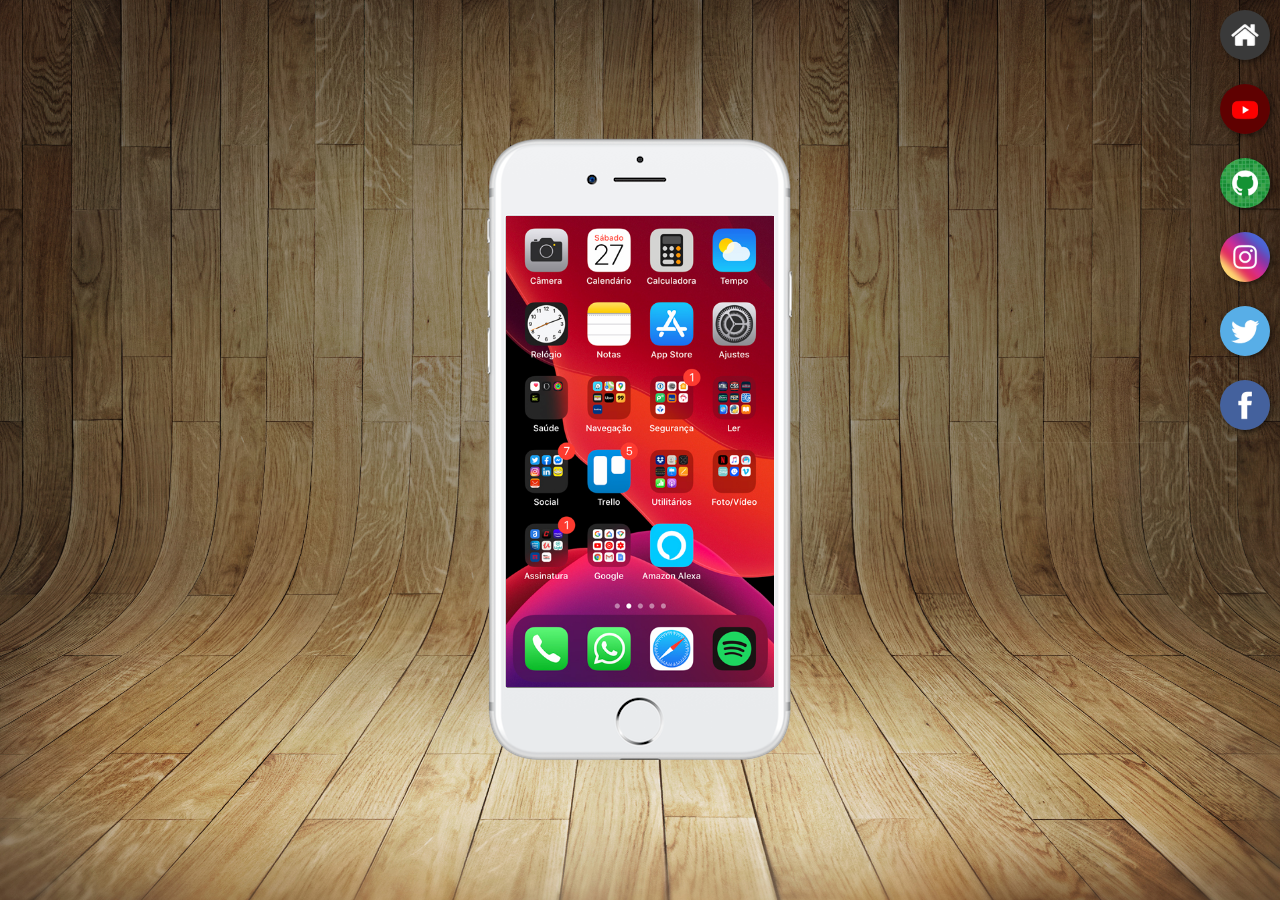
<file: index.html>
<!DOCTYPE html>
<html lang="pt-br">
<head>
    <meta charset="UTF-8">
    <meta name="viewport" content="width=device-width, initial-scale=1.0">
    <link rel="shortcut icon" href="favicon.ico" type="image/x-icon">
    <link rel="stylesheet" href="estilos/style.css">
    <title>Projeto Redes sociais</title>
</head>
<body>
    <main>
        <section id="telefone">
            <iframe src="home.html" name="tela" id="tela" frameborder="0"> 
                Seu navegador não é compativel com isso.
            </iframe>

        </section>
        <section id="redes-sociais">
            <a href="home.html" target="tela"><img src="imagens/logo-home.jpg" alt="Home"></a><br>
            <a href="youtube.html" target="tela"><img src="imagens/logo-youtube.jpg" alt="Youtube"></a><br>
            <a href="github.html" target="tela"><img src="imagens/logo-github.jpg" alt="logo-github"></a><br>
            <a href="instagram.html" target="tela"><img src="imagens/logo-instagram.jpg" alt="logo-instagram"></a><br>
            <a href="twitter.html" target="tela"><img src="imagens/logo-twitter.jpg" alt="logo-twitter"></a><br>
            <a href="facebook.html" target="tela"><img src="imagens/logo-facebook.jpg" alt="logo-facebook"></a>          
        </section>
    </main>
</body>
</html>
</file>
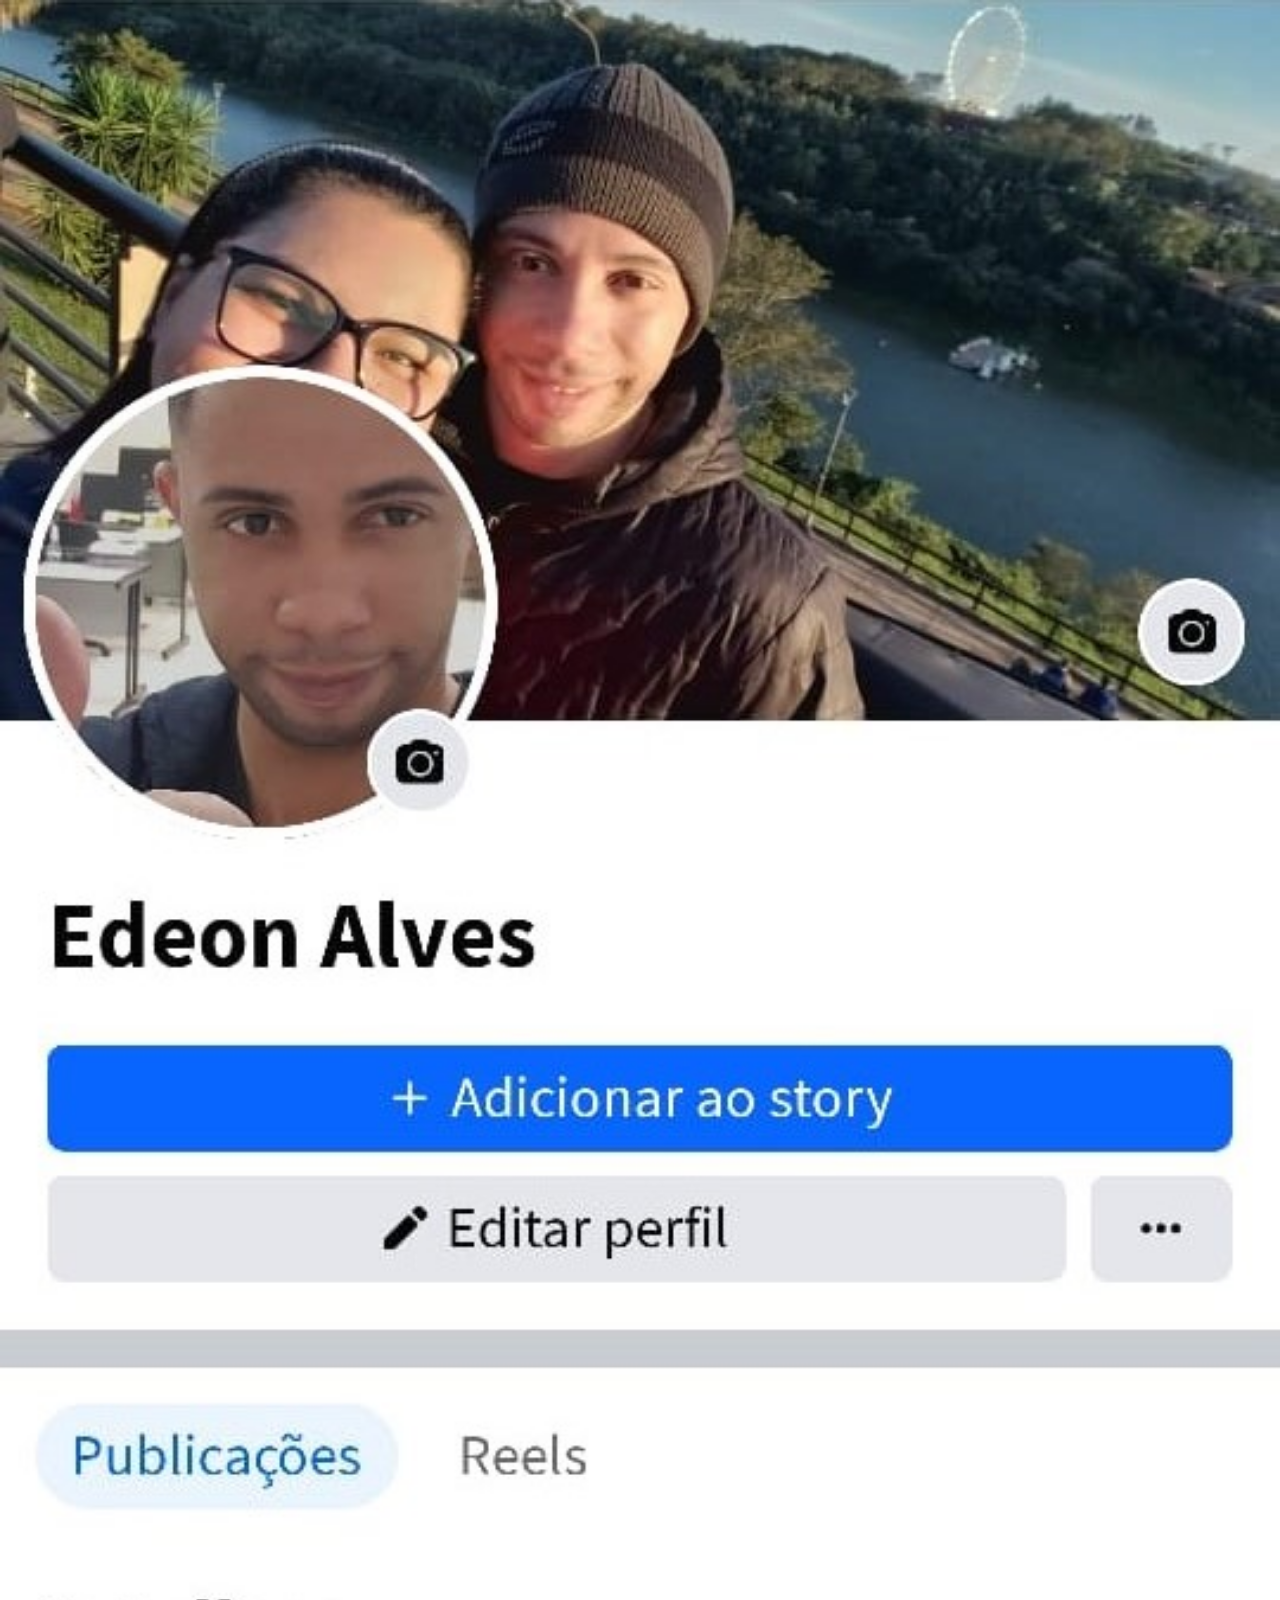
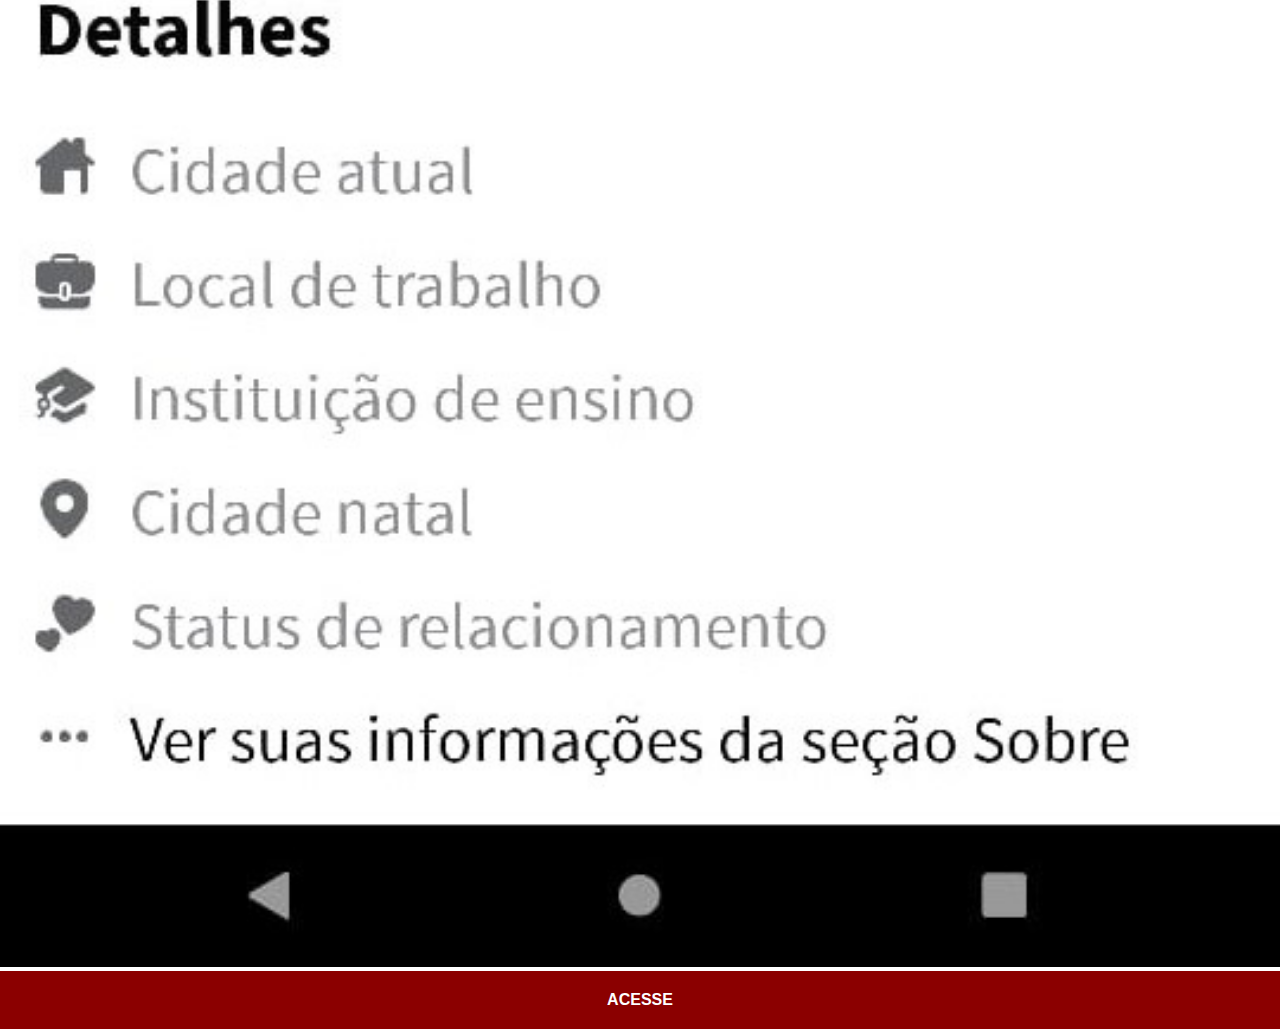
<file: facebook.html>
<!DOCTYPE html>
<html lang="en">
<head>
    <meta charset="UTF-8">
    <meta name="viewport" content="width=device-width, initial-scale=1.0">
    <title>Document</title>
    <link rel="stylesheet" href="estilos/social.css">
</head>
<body>
    <img src="imagens_oficiais/facebook.jpeg" alt="facebook">
    <a href="https://www.facebook.com/profile.php?id=100090803866988&mibextid=ZbWKwL" target="_blank">ACESSE</a>
</body>
</html>
</file>
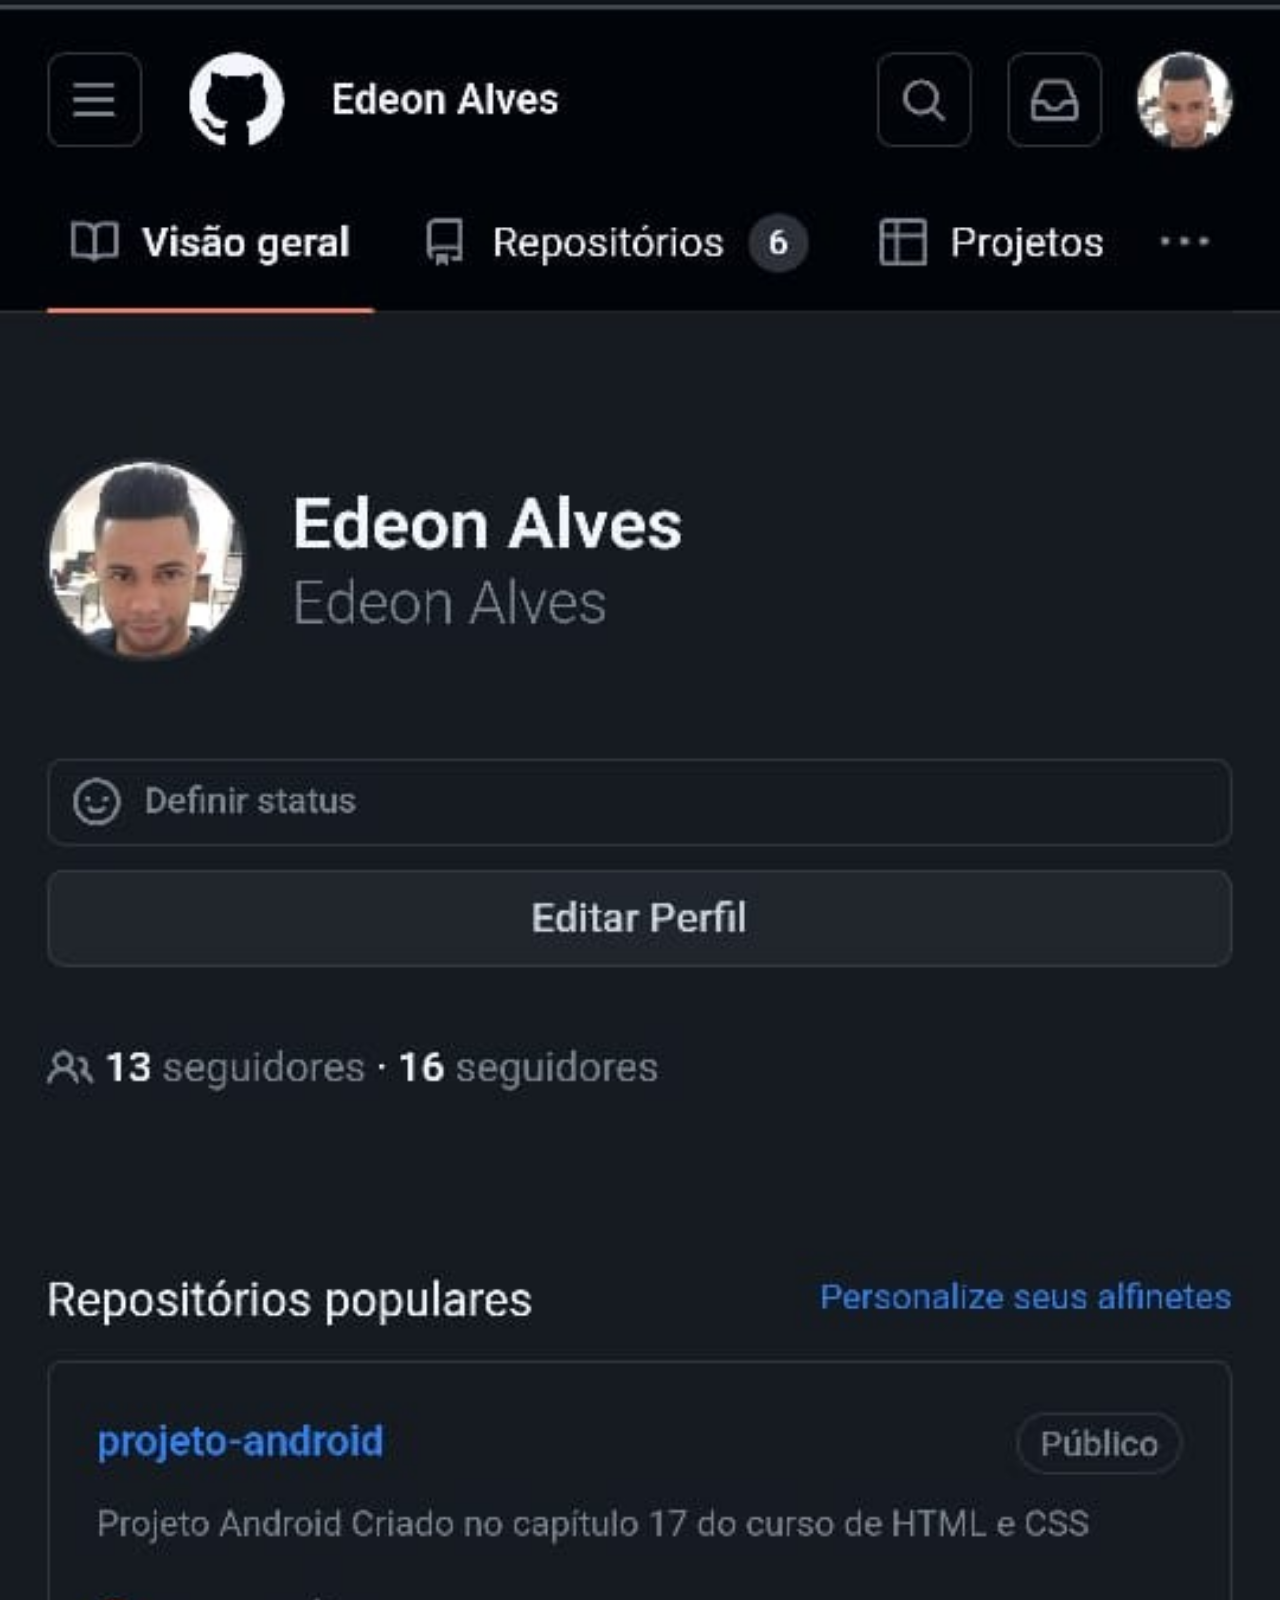
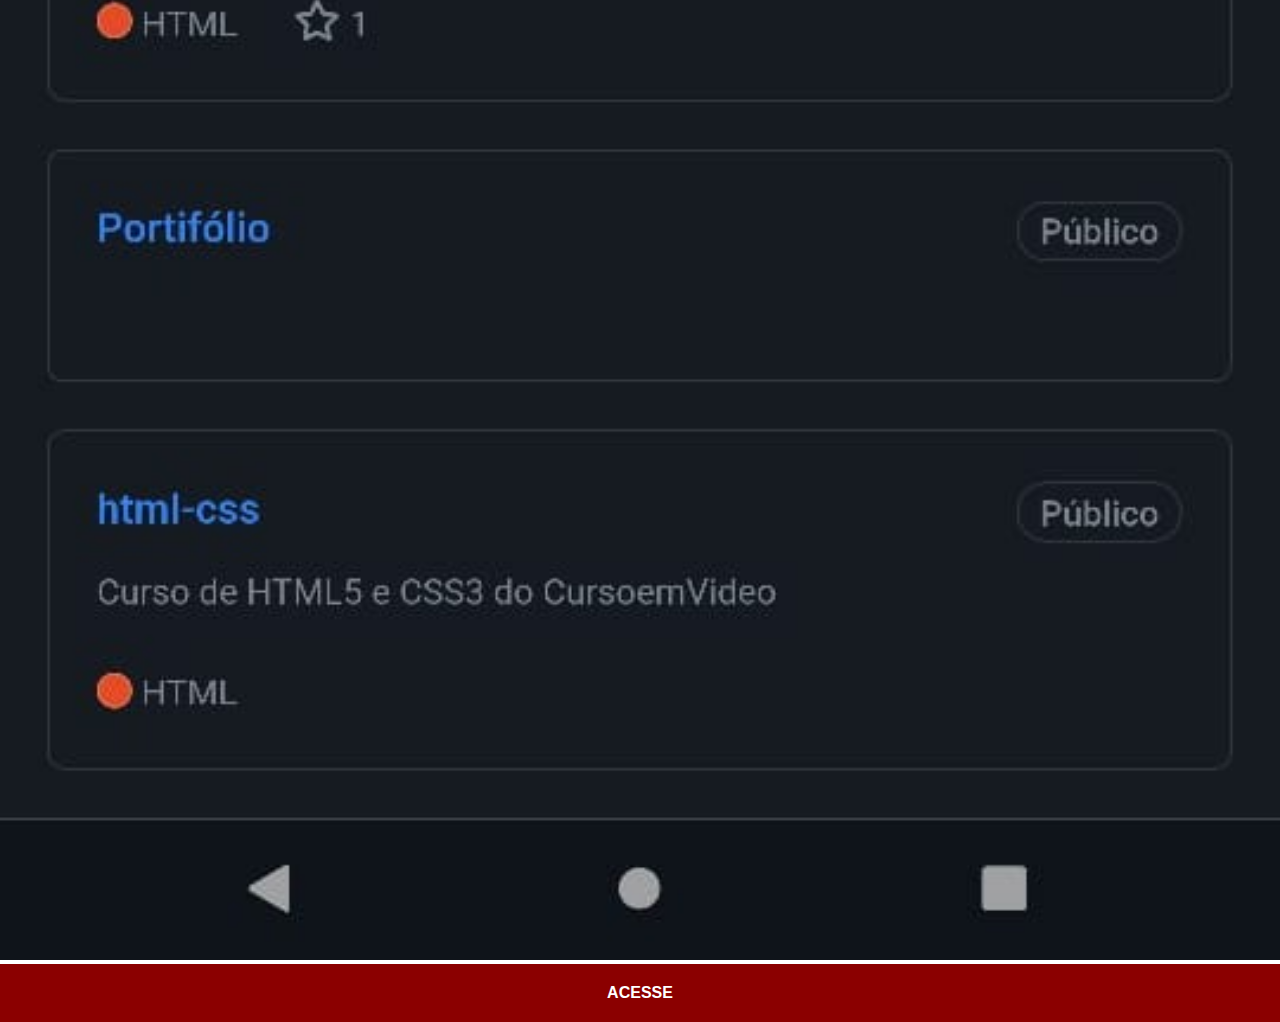
<file: github.html>
<!DOCTYPE html>
<html lang="en">
<head>
    <meta charset="UTF-8">
    <meta name="viewport" content="width=device-width, initial-scale=1.0">
    <title>GitHub</title>
    <link rel="stylesheet" href="estilos/social.css">
</head>
<body>
    <img src="imagens_oficiais/github1.jpeg" alt="Github">
    <a href="https://github.com/EdeonAlves" target="_blank">ACESSE</a>
</body>
</html>
</file>
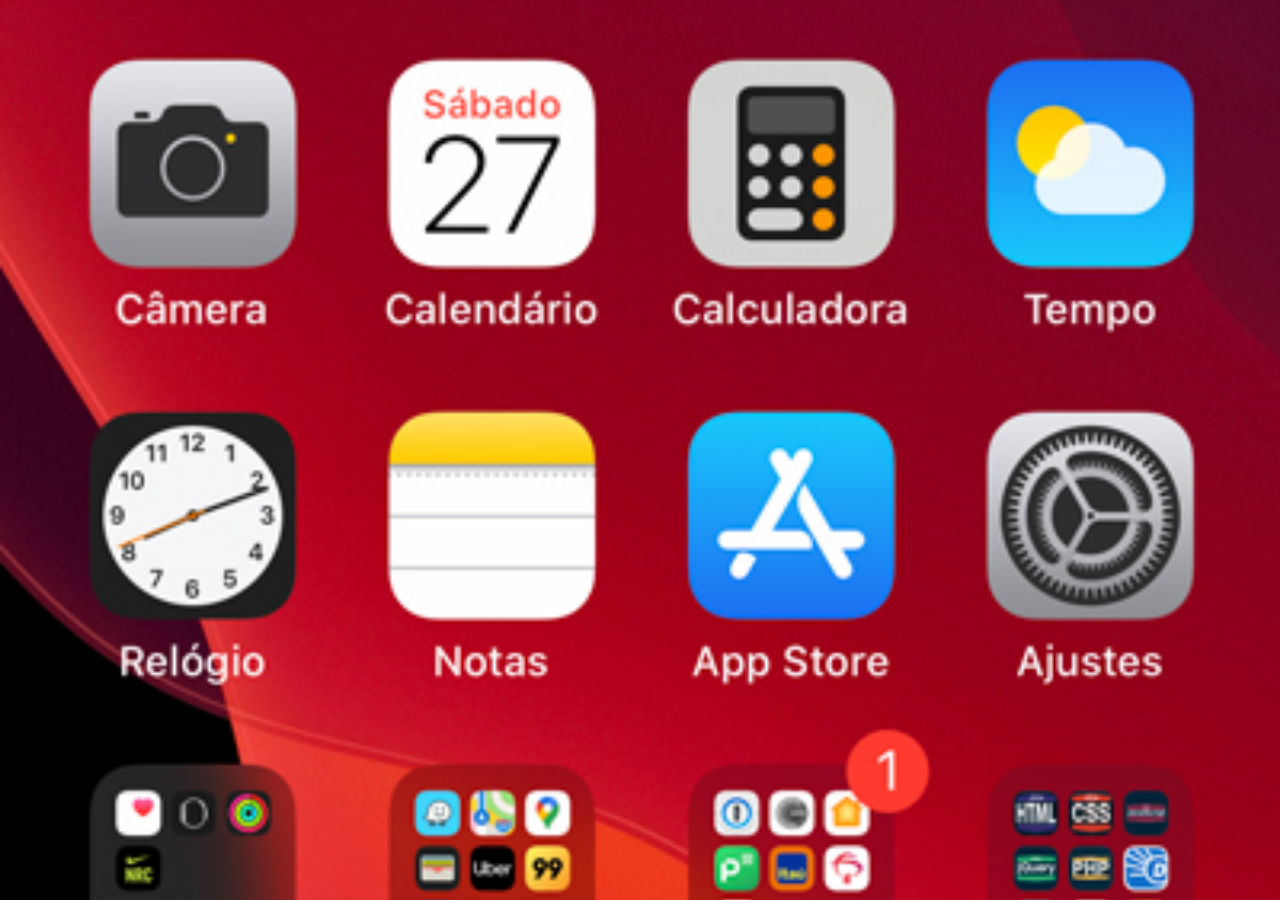
<file: home.html>
<!DOCTYPE html>
<html lang="pt-br">
<head>
    <meta charset="UTF-8">
    <meta name="viewport" content="width=device-width, initial-scale=1.0">
    <title>Home</title>
    <style>
        * {
            margin: 0px;
            padding:0px;
        }

        body {
            width: 100vw;
            height: 100vh;
            background: black url('imagens/tela-home.jpg') no-repeat top center;
            background-size: cover;
        }
    </style>
</head>
<body>
    
</body>
</html>
</file>
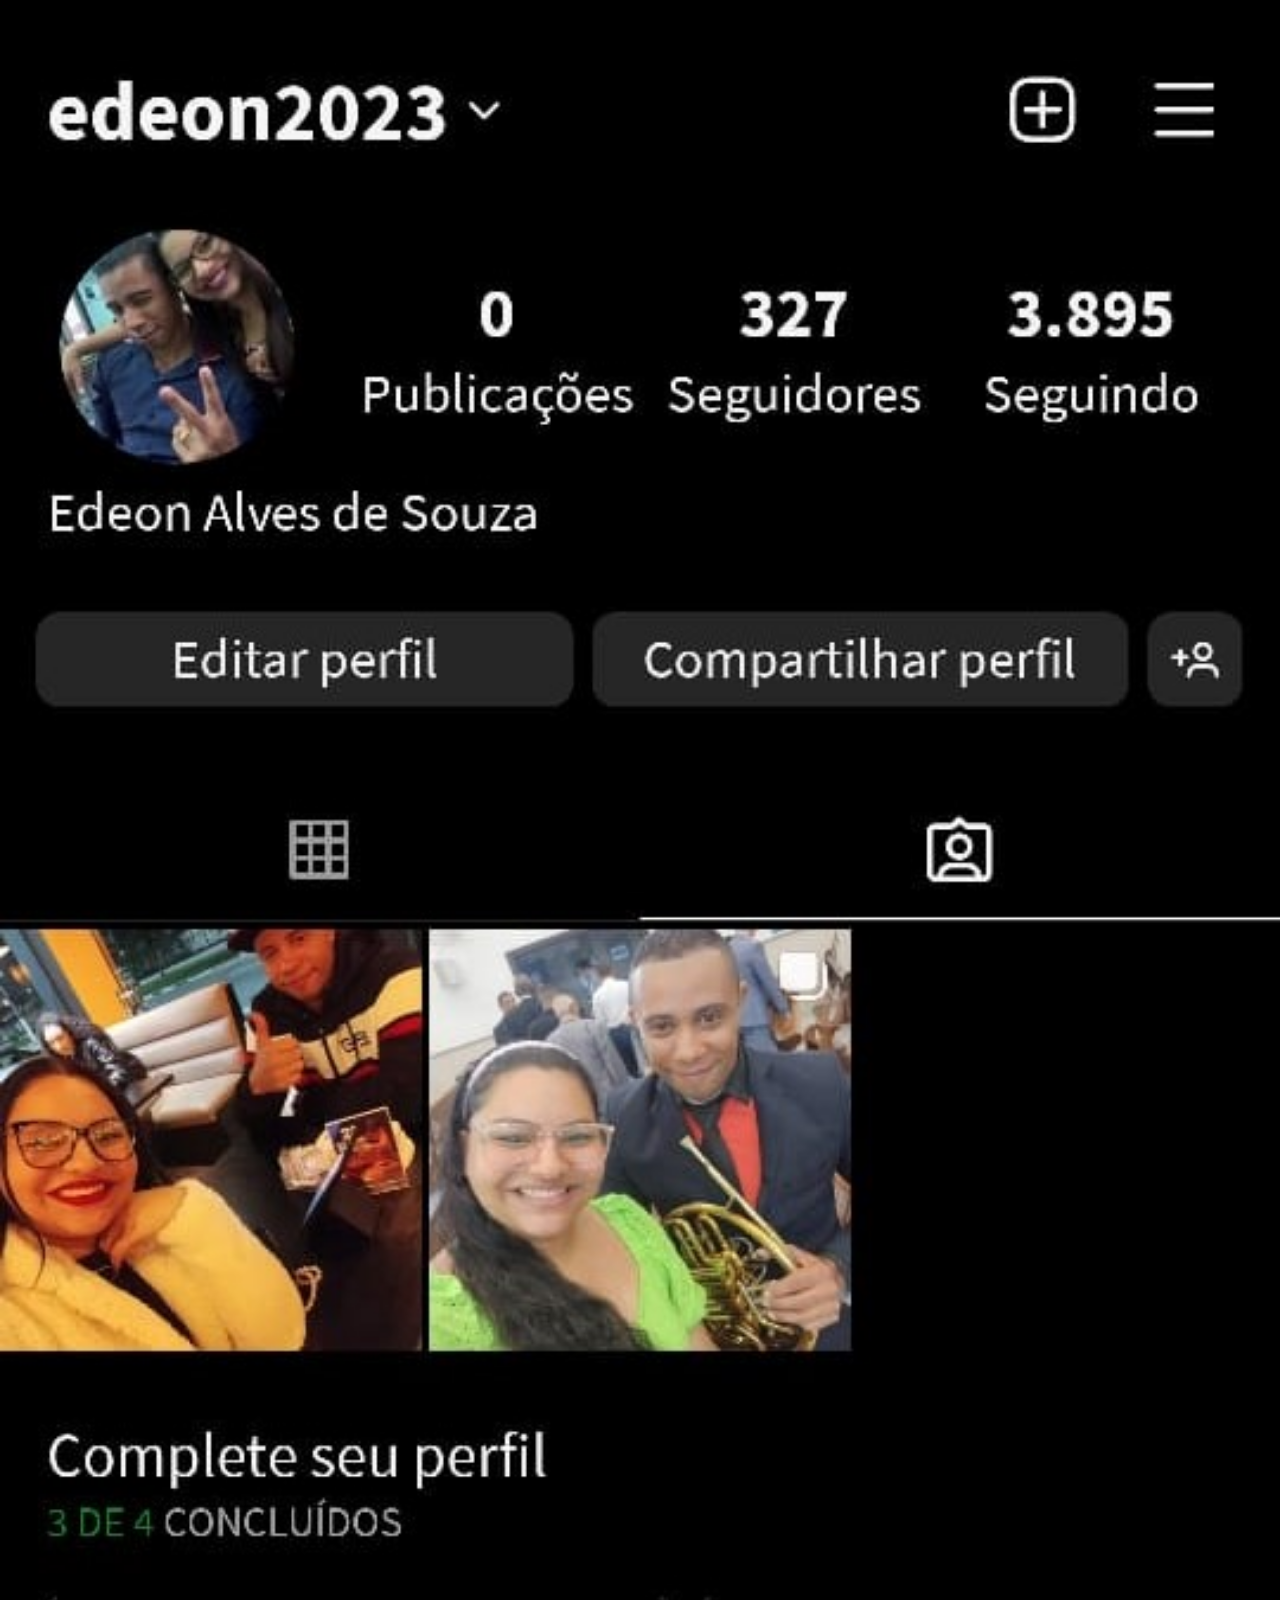
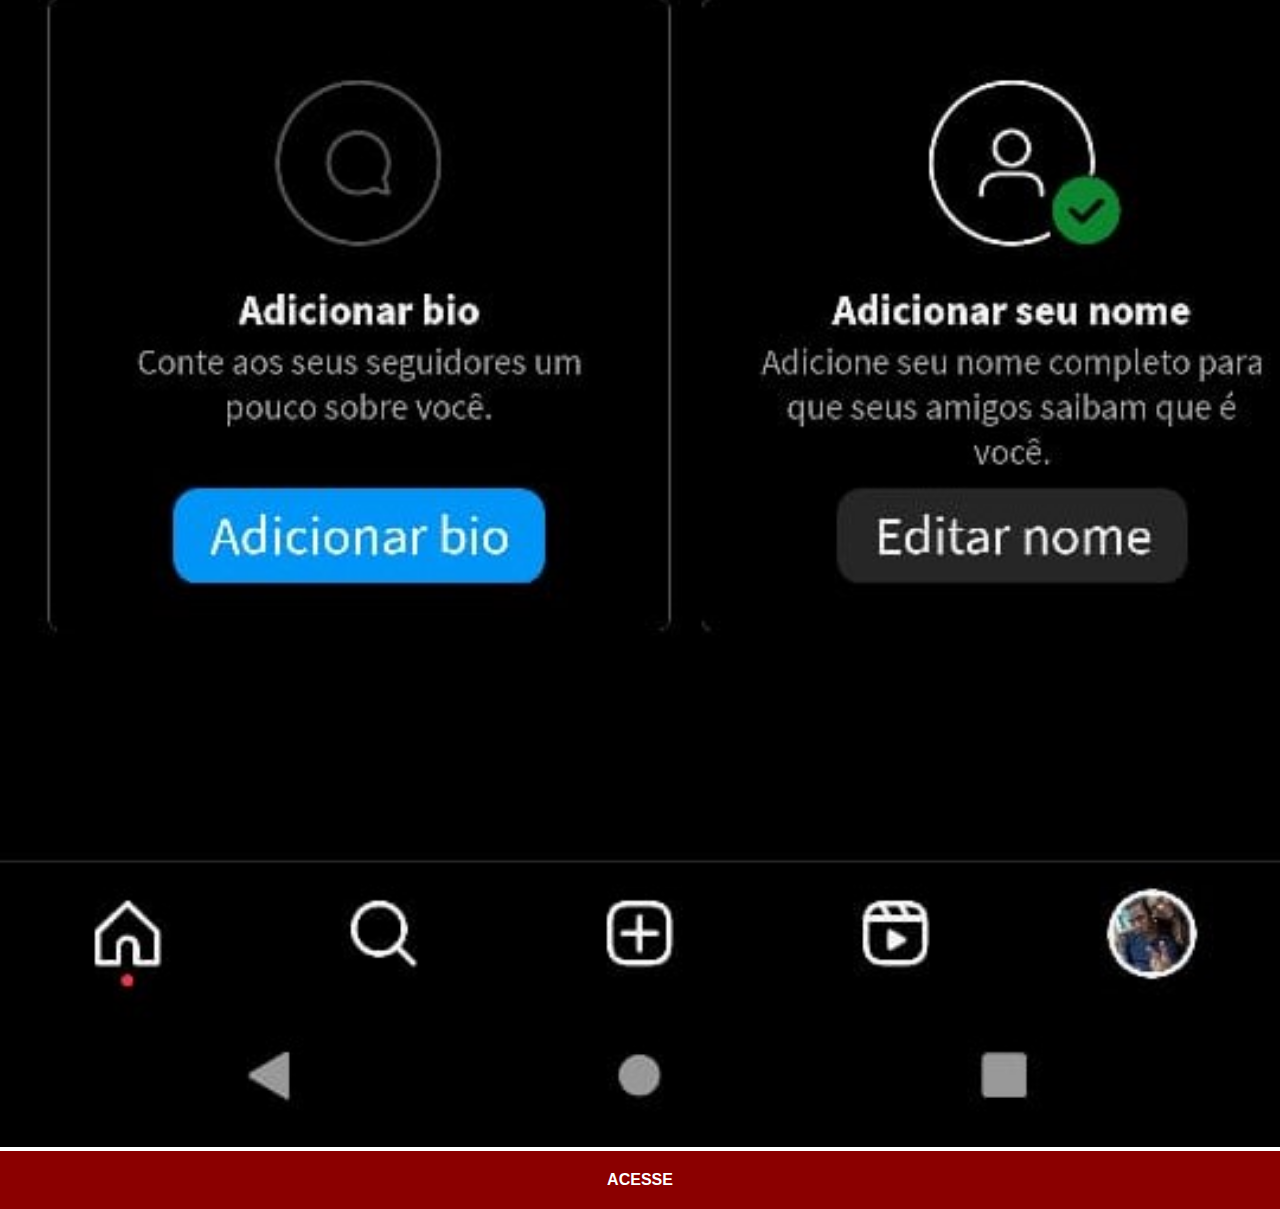
<file: instagram.html>
<!DOCTYPE html>
<html lang="pt-br">
<head>
    <meta charset="UTF-8">
    <meta name="viewport" content="width=device-width, initial-scale=1.0">
    <title>Instagram</title>
    <link rel="stylesheet" href="estilos/social.css">
</head>
<body>
    <img src="imagens_oficiais/Instagram.jpeg" alt="Instagram">
    <a href="https://www.instagram.com/edeon2023/" target="_blank">ACESSE</a>
</body>
</html>
</file>
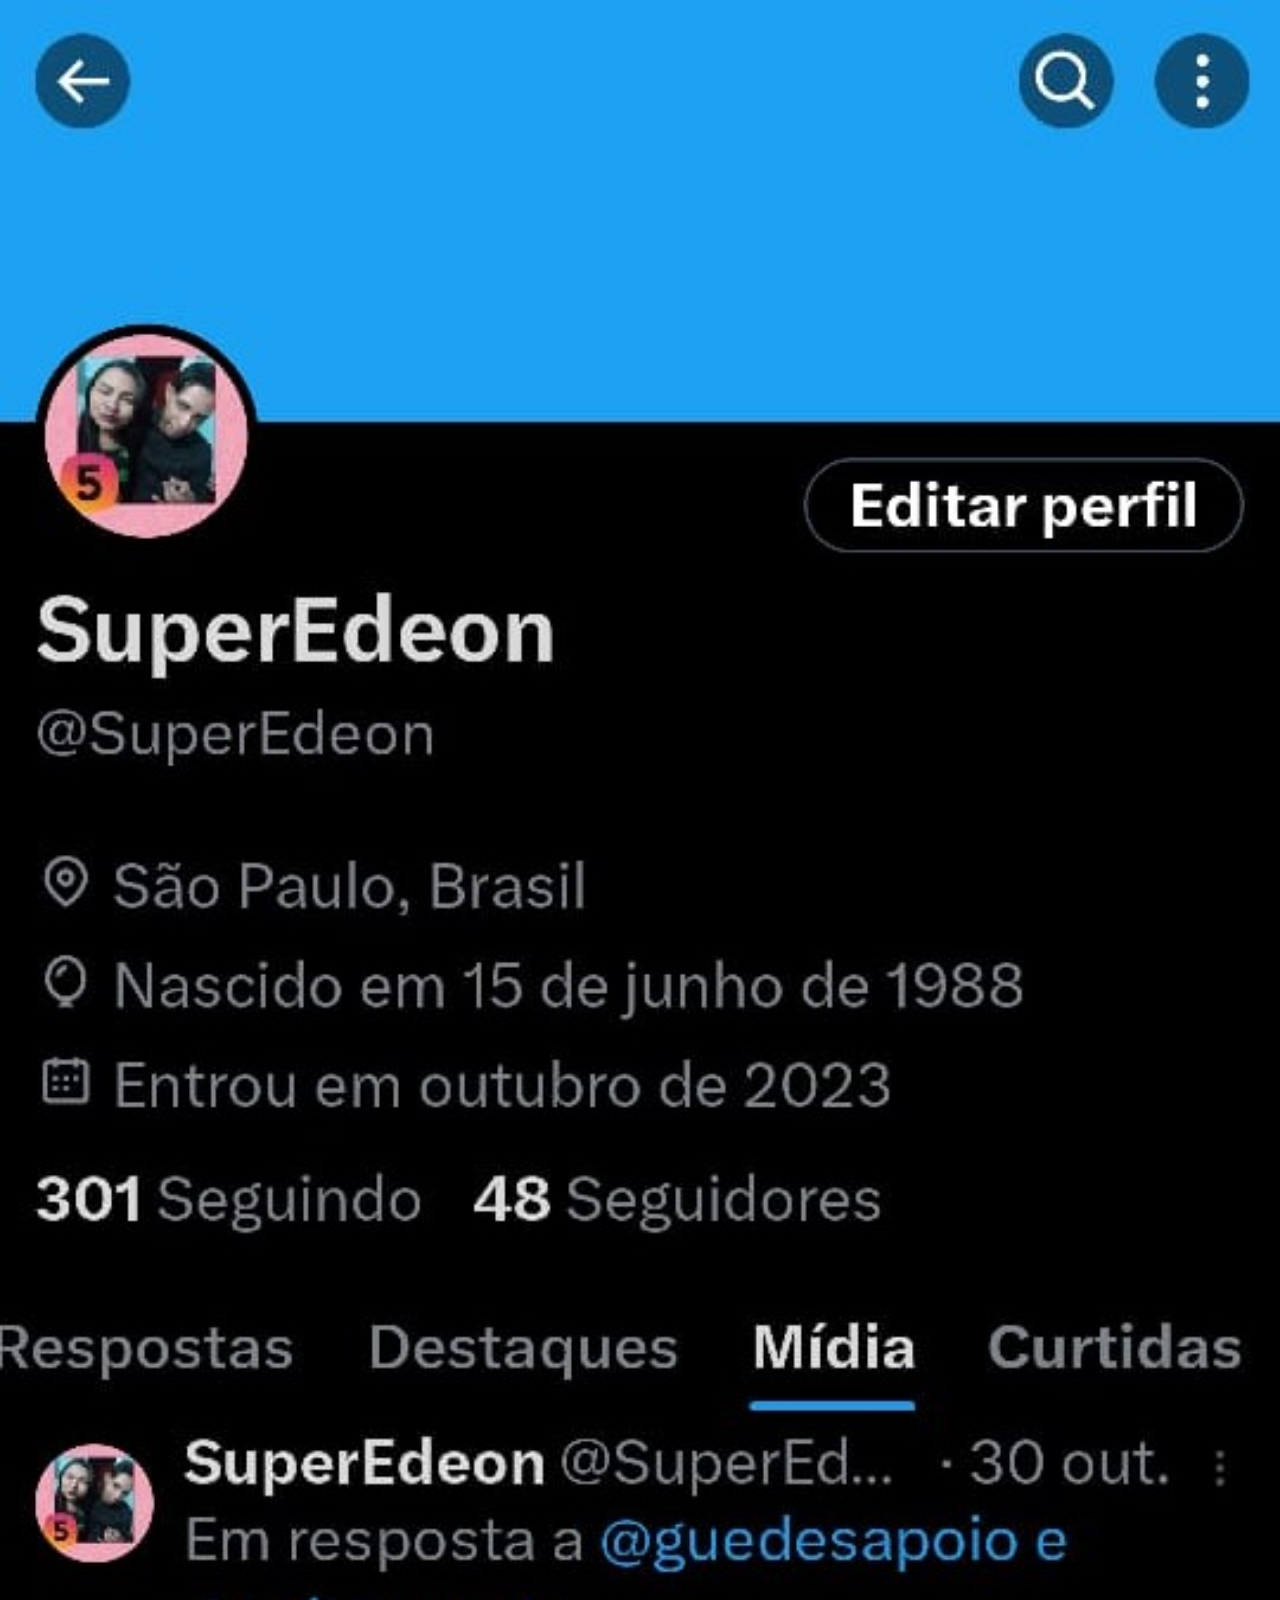
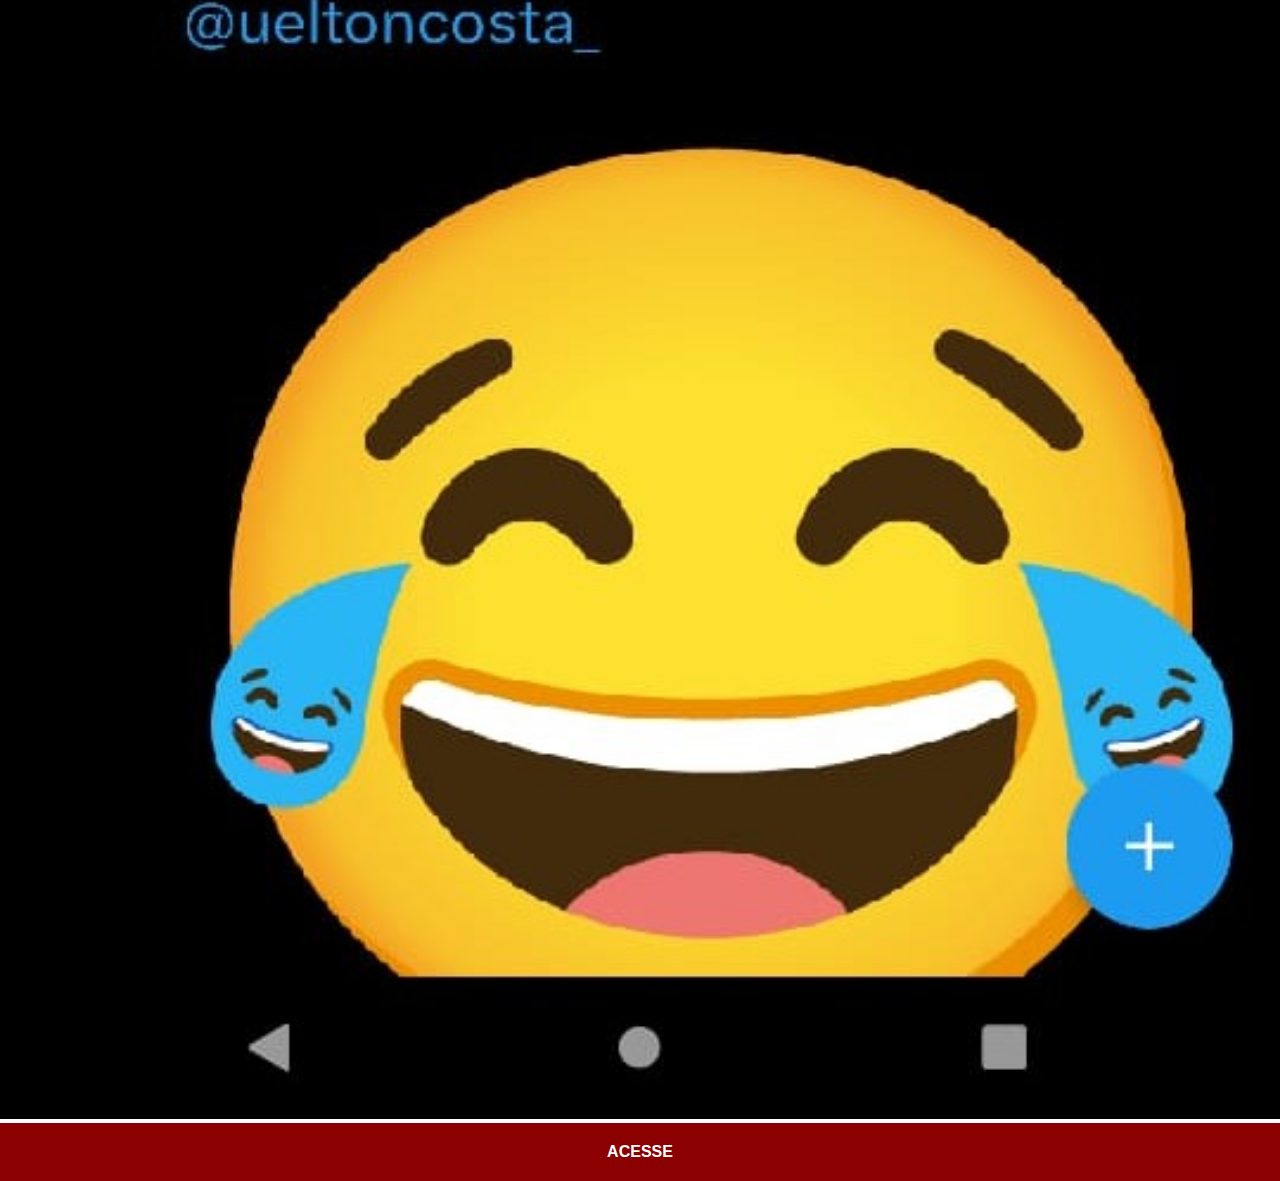
<file: twitter.html>
<!DOCTYPE html>
<html lang="pt-br">
<head>
    <meta charset="UTF-8">
    <meta name="viewport" content="width=device-width, initial-scale=1.0">
    <title>Twitter</title>
    <link rel="stylesheet" href="estilos/social.css">
</head>
<body>
    <img src="imagens_oficiais/Twitter.jpeg" alt="Twitter">
    <a href="https://twitter.com/SuperEdeon" target="_blank">ACESSE</a>
</body>
</html>
</file>
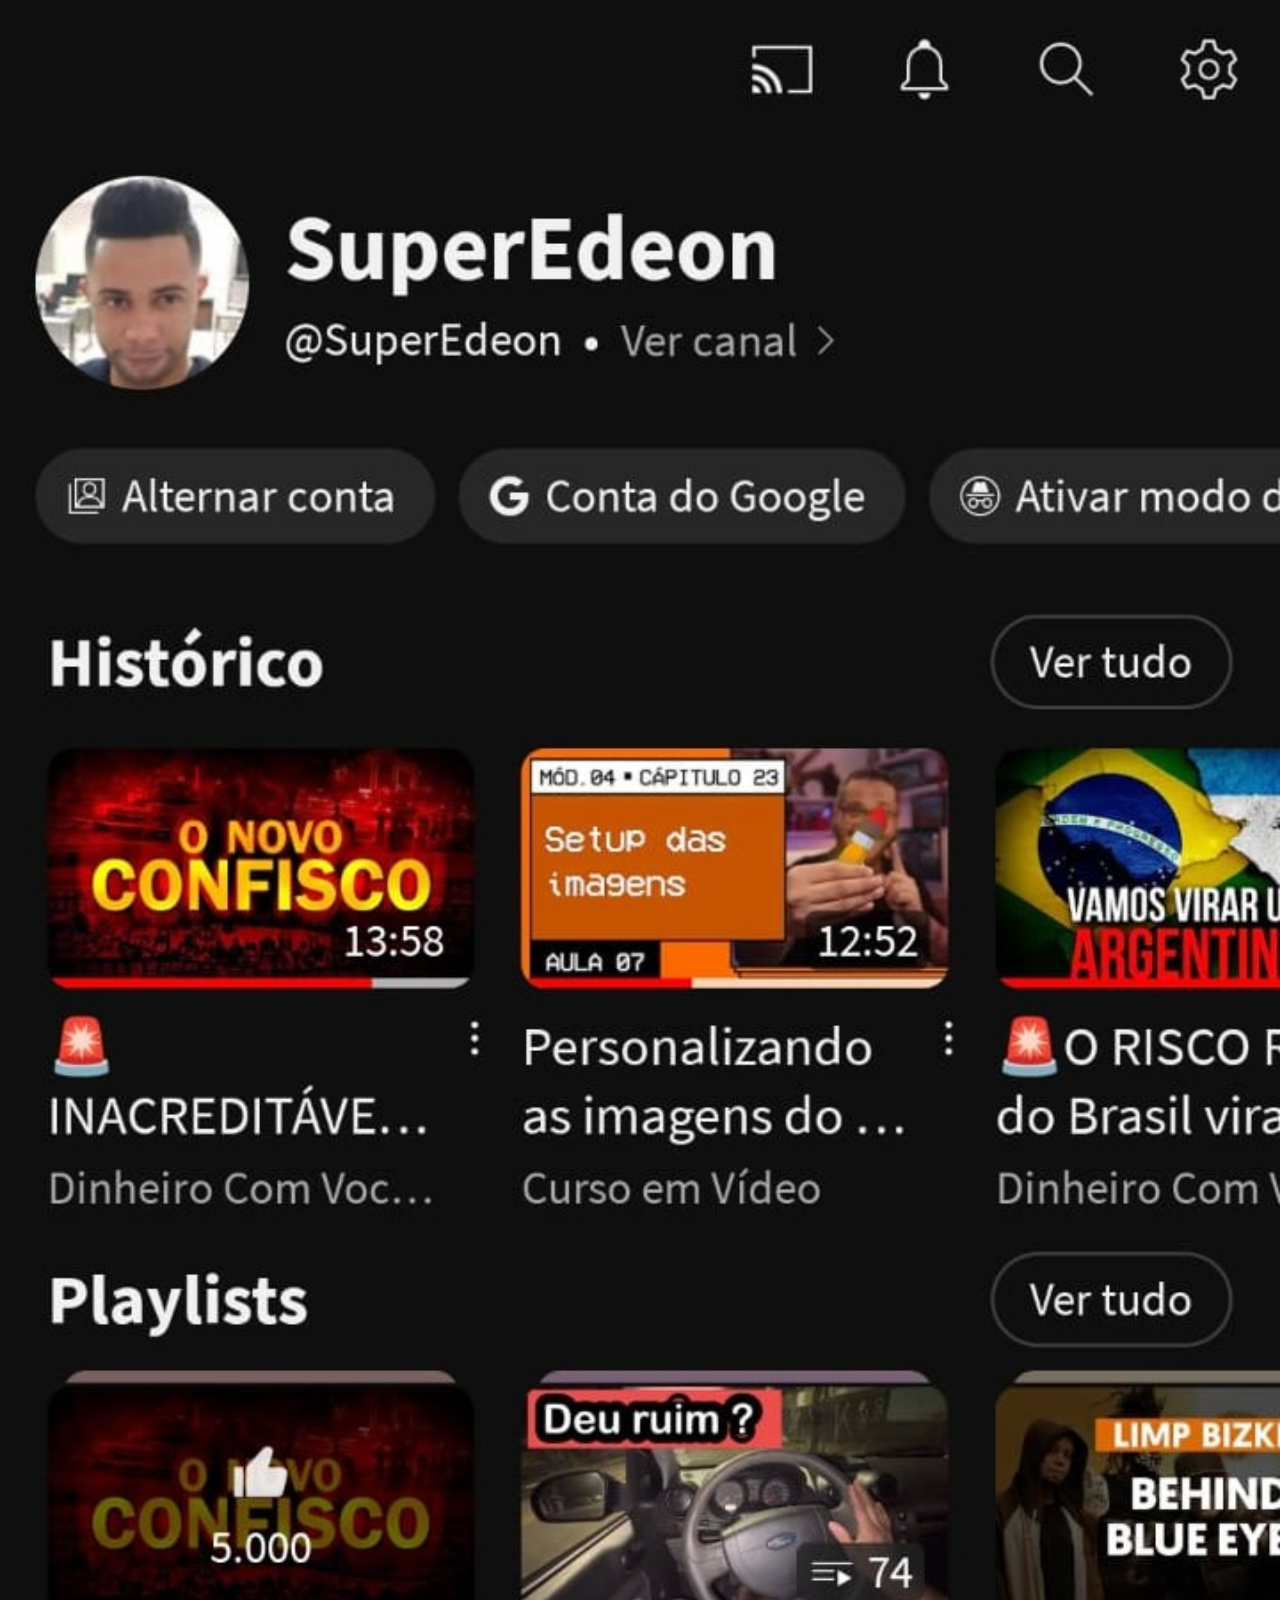
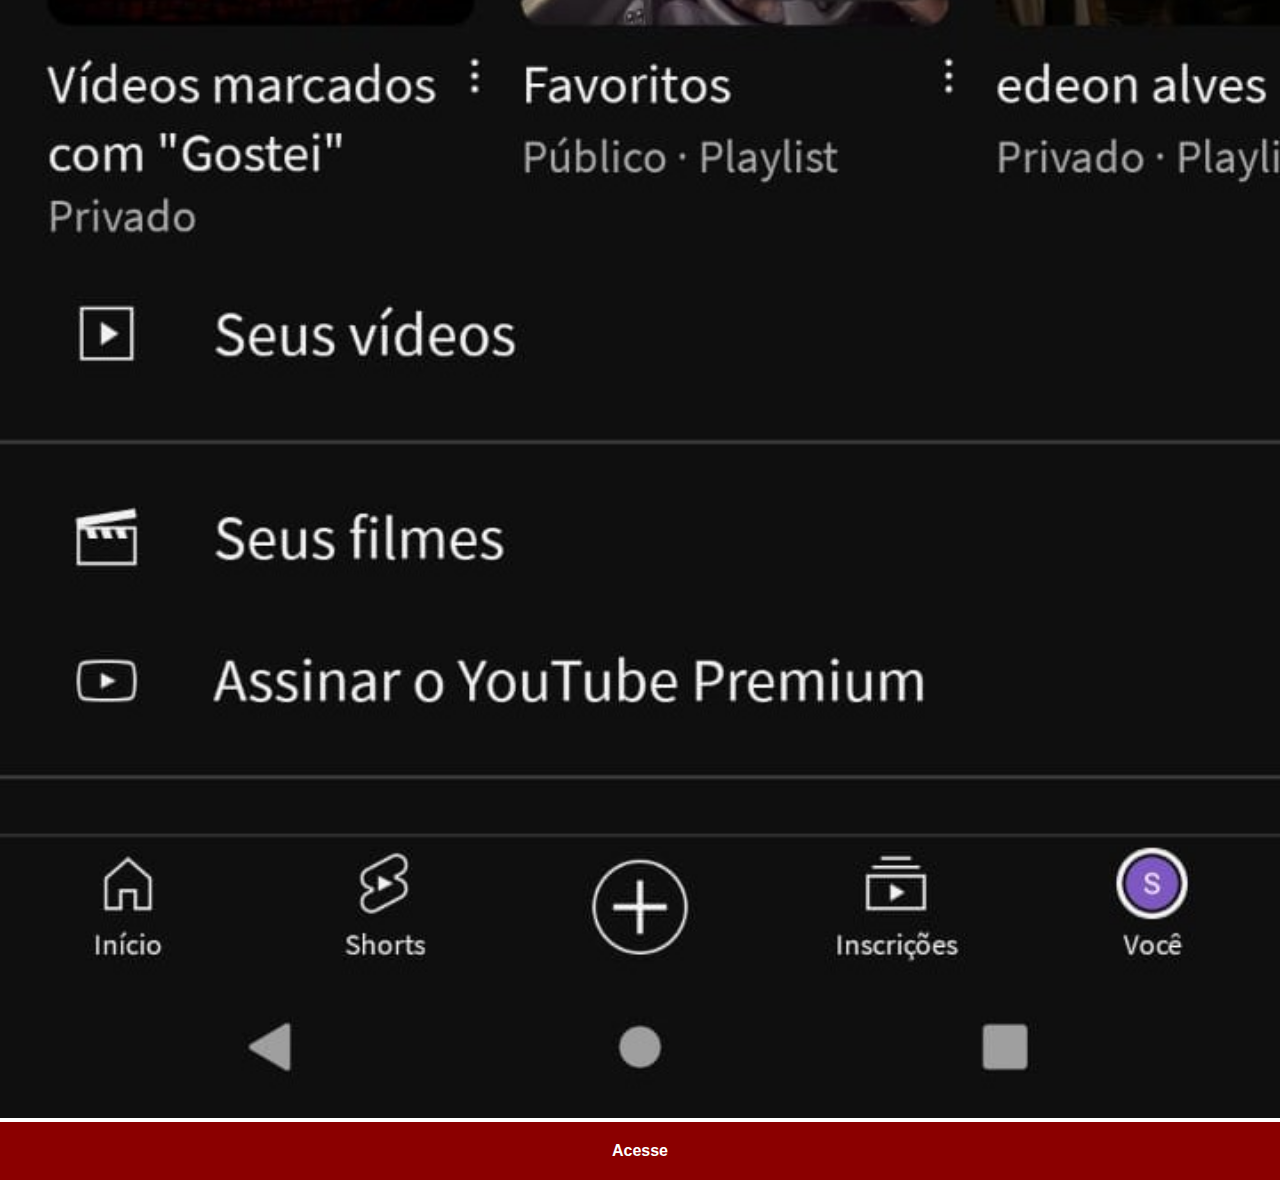
<file: youtube.html>
<!DOCTYPE html>
<html lang="pt-br">
<head>
    <meta charset="UTF-8">
    <meta name="viewport" content="width=device-width, initial-scale=1.0">
    <title>Youtube</title>
    <link rel="stylesheet" href="estilos/social.css">  
</head>
<body>
    <img src="imagens_oficiais/youtube.jpeg" alt="Youtube">
    <a href="https://www.youtube.com/channel/UC4rJqK0U4B9qsWSej0Uy17Q" target="_blank">Acesse</a>
</body>
</html>
</file>
<file: estilos/style.css>
@charset "UTF-8" ;

* {
    margin: 0px;
    padding: 0px;    
    font-family: Arial, Helvetica, sans-serif;
}

html, body {
    height: 100vh;
    width: 100vw;
    background-color: black;
}

main {
    position: relative;
    height: 100vh;
}

body {
    background: url("../imagens/fundo-madeira.jpg") no-repeat top center;
    background-size: cover;
    background-attachment: fixed;
}

section#telefone {
    position: absolute;
    top: 50%;
    left: 50%;
    transform: translate(-50%, -50%);
    height: 628px;
    width: 312px;
    background: url(../imagens/frame-iphone.png) no-repeat;
}

iframe#tela {
    position: relative;
    top: 80px;
    left: 22px;
    width: 268px;
    height: 471px;
}

section#redes-sociais{
    text-align: right;
}

section#redes-sociais img {
    width: 50px;
    margin: 10px;
    border-radius: 50px;
    box-shadow: 2px 2px 5px rgba(0, 0, 0, 0.481);
    box-sizing: border-box;
}

section#redes-sociais img:hover {
    border: 2px solid rgba(255, 255, 255, 0.687);
    transform: translate(-3px, -3px);
    box-shadow: 5px 5px 10px rgba(0, 0, 0, 0.600);
    transition: transform .3s border .1s;
}
</file>
<file: estilos/social.css>
@charset "UTF-8";

* {
    margin: 0px;
    padding: 0px;
    font-family: Arial, Helvetica, sans-serif;
}

::-webkit-scrollbar{
    width: 0px;
    height: 0px;
}

img {
    width: 100vw;
}

a {
    display: block;
    background-color: darkred;
    color: white;
    padding: 20px;
    text-align: center;
    font-weight: bolder;
    text-decoration: none;
}

a:hover {
    background-color: red;
}
</file>
